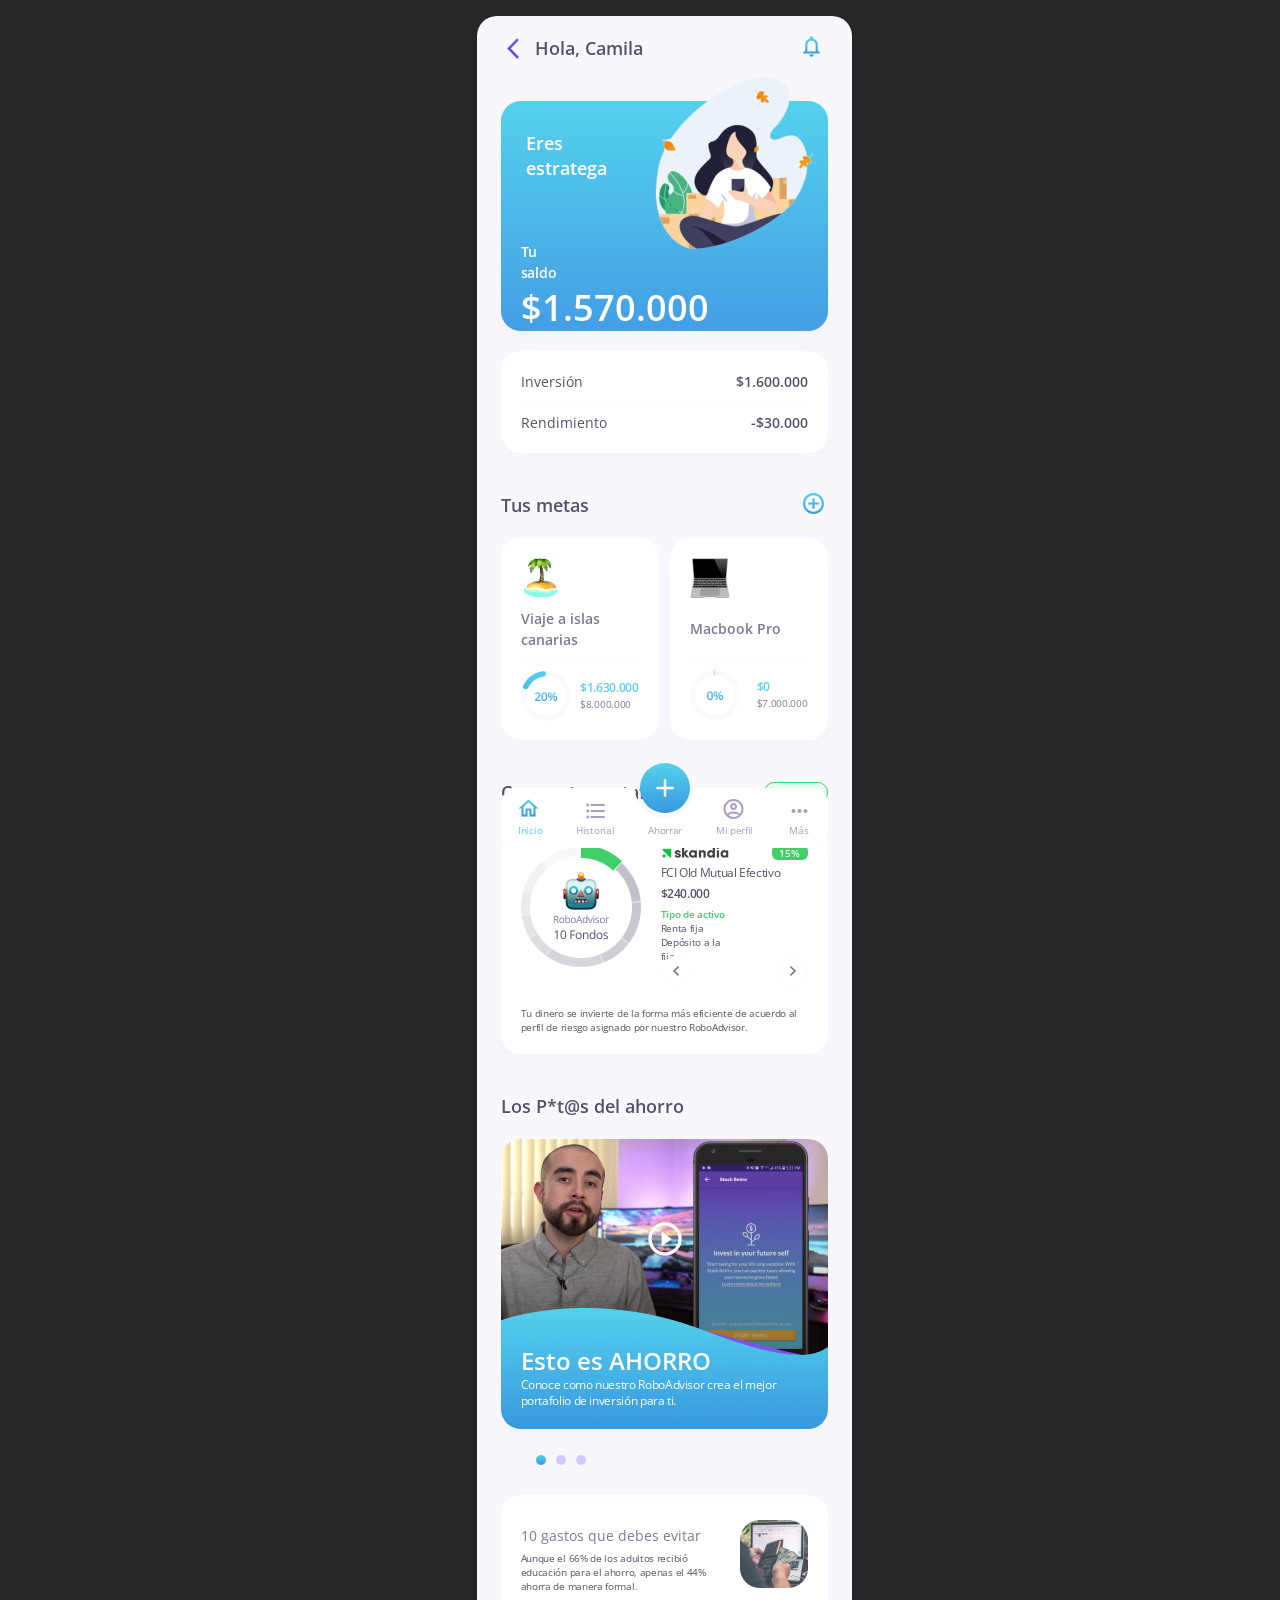
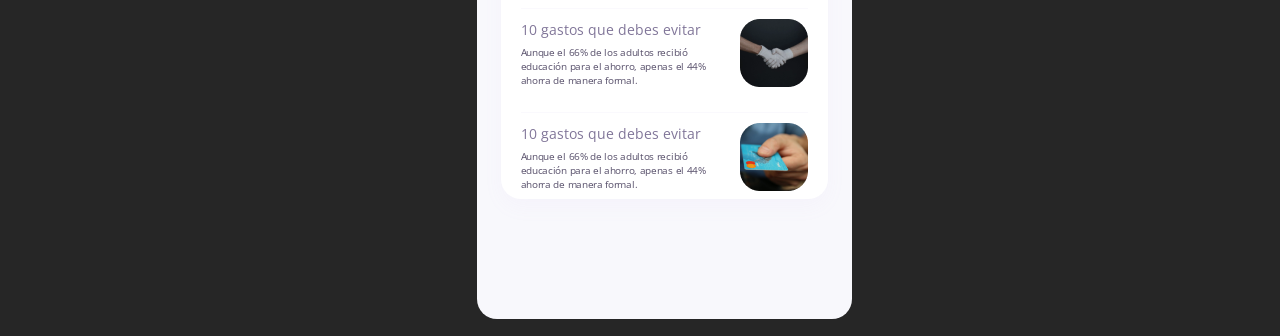
<file: index.html>
<!-- Carlos Andrés Aguirre Cañas 
  Repositorio de este proyecto:
  https://github.com/caaguirre194/Ahorro
  Portafolio:
  http://www.carlosaguirre.tech/
-->

<!DOCTYPE html>
<html lang="en">

<head>
  <meta charset="UTF-8" />
  <meta name="viewport" content="width=device-width, initial-scale=1.0" />
  <link href="https://fonts.googleapis.com/css2?family=Open+Sans&display=swap" rel="stylesheet" />
  <link rel="stylesheet" href="./css/normalize.css" />
  <link rel="stylesheet" href="./css/theme.css" />
  <link rel="stylesheet" href="./css/style.css" />
  <title>Ahorro</title>
</head>

<body class="d-flex flex-space-between ml-auto align-items-center">
  <div id="container" class="d-flex flex-column w-100">

    <!-- title -->

    <div id="header-home" class="w-100 d-flex flex-row align-items-center">
      <button id="btn-back" class="btn back-icon"></button>
      <label id="txt-header" class="subtitle2 color75"> Hola, Camila </label>
      <button id="btn-notification" class="btn notification-icon ml-auto"></button>
    </div>

    <!-- invest card -->

    <div id="invest_card">
      <div id="content_card" class="card">
        <label id="card-title" class="subtitle2 color-white align-items-center">Eres estratega</label>
        <label id="card-subtitle" class="d-flex normal2 color-white">Tu saldo</label>
        <label id="card-value" class="color-white">$1.570.000</label>
      </div>
    </div>

    <!-- invest summary -->

    <div id="invest-summary" class="card white d-flex flex-column flex-space-between">
      <div class="w-100 d-flex flex-row flex-space-between">
        <label class="normal1 color75">Inversión</label>
        <label class="normal2 color75 align-right">$1.600.000</label>
      </div>
      <div class="divider"></div>
      <div class="w-100 d-flex flex-row flex-space-between">
        <label class="normal1 color75">Rendimiento</label>
        <label class="normal2 color75 align-right">-$30.000</label>
      </div>
    </div>

    <!-- goals -->

    <div class="w-100 d-flex flex-row section align-items-center">
      <label class="subtitle2 color75" id="goals-title">Tus metas</label>
      <button id="btn-add-goal" class="btn add-circle-outline-icon ml-auto"></button>
    </div>

    <div class="d-flex flex-row flex-space-between w-100">
      <div class="goal-view d-flex flex-column card white">
        <img src="./images/goal_view/IMG-1.png" alt="" class="goal-img" />
        <label class="goal-description d-flex normal2 color50 align-items-center">Viaje a islas canarias</label>
        <div class="divider"></div>
        <div class="goal-data d-flex flex-row flex-space-between">
          <div id="goals-donut1"></div>
          <div class="goal-values">
            <label class="goal-value1 caption2 color-blue">$1.630.000</label>
            <label class="goal-value2 menu1 color50">$8.000.000</label>
          </div>
        </div>
      </div>
      <div class="goal-view d-flex flex-column card white">
        <img src="./images/goal_view/IMG.png" alt="" class="goal-img" />
        <label class="goal-description d-flex normal2 color50 align-items-center">Macbook Pro</label>
        <div class="divider"></div>
        <div class="goal-data d-flex flex-row flex-space-between">
          <div id="goals-donut2"></div>
          <div class="goal-values">
            <label class="goal-value1 caption2 color-blue">$0</label>
            <label class="goal-value2 menu1 color50">$7.000.000</label>
          </div>
        </div>
      </div>
    </div>

    <!-- portfolio -->

    <div class="w-100 d-flex flex-row section align-items-center">
      <label class="subtitle2 color75" id="portfolio-title">Conoce tu portafolio</label>
      <button id="btn-delivery" class="btn-success color-success menu2 ml-auto">Estratega</button>
    </div>

    <div id="portfolio-view" class="card white d-flex flex-column flex-space-between">
      <div class="d-flex flex-row flex-space-between">
        <div id="portfolio-donut"></div>
        <div class="d-flex flex-column flex-space-between">
          <div id="portfolio-data" class="d-flex flex-column flex-space-between">
            <div class="d-flex flex-row flex-space-between">
              <img src="./images/portfolio_view/logo.png" alt="" id="" />
              <span id="portfolio-badge" class="menu2 color-white success d-flex flex-row">15%</span>
            </div>
            <label id="txt-data-1" class="caption1 color75">FCI Old Mutual Efectivo</label>
            <label id="txt-data-2" class="caption2 color75">$240.000</label>
            <label id="txt-data-3" class="menu2 color-success">Tipo de activo</label>
            <label id="txt-data-4" class="menu1 color75">Renta fija Depósito a la fija</label>
          </div>
          <div id="portfolio-nav" class="d-flex flex-row flex-space-between">
            <button class="btn-portfolio-nav btn chevron-left-icon"></button>
            <button class="btn-portfolio-nav btn chevron-right-icon"></button>
          </div>
        </div>
      </div>
      <p id="portfolio-description" class="menu1 color75 m-0">
        Tu dinero se invierte de la forma más eficiente de acuerdo al perfil
        de riesgo asignado por nuestro RoboAdvisor.
      </p>
    </div>

    <!-- media -->

    <label class="subtitle2 color75 section" id="media-title">Los P*t@s del ahorro</label>
    <div id="media" class="d-flex card white">
      <p id="media-description" class="color-white caption1 m-0">
        Conoce como nuestro RoboAdvisor crea el mejor portafolio de inversión
        para ti.
      </p>
      <label id="media-title-video" class="title2 color-white">Esto es AHORRO</label>
    </div>
    <img src="./images/media/Counter.svg" alt="" id="media-counter" />

    <!-- blog -->

    <div id="blog" class="card white d-flex flex-column">
      <div class="blog-item d-flex flex-row flex-space-between align-items-center">
        <div class="blog-description m-0">
          <label class="normal1 color50">10 gastos que debes evitar</label>
          <p class="menu1 color75 m-0">
            Aunque el 66% de los adultos recibió educación para el ahorro, apenas el 44% ahorra de manera formal.
          </p>
        </div>
        <img src="./images/blog/home/blog/IMG-2.png" class="img-blog" alt="...">
      </div>
      <div class="divider"></div>
      <div class="blog-item d-flex flex-row flex-space-between align-items-center">
        <div class="blog-description">
          <label class="normal1 color50">10 gastos que debes evitar</label>
          <p class="menu1 color75">
            Aunque el 66% de los adultos recibió educación para el ahorro, apenas el 44% ahorra de manera formal.
          </p>
        </div>
        <img src="./images/blog/home/blog/IMG-1.png" class="img-blog" alt="...">
      </div>
      <div class="divider"></div>
      <div class="blog-item d-flex flex-row flex-space-between align-items-center">
        <div class="blog-description">
          <label class="normal1 color50">10 gastos que debes evitar</label>
          <p class="menu1 color75">
            Aunque el 66% de los adultos recibió educación para el ahorro, apenas el 44% ahorra de manera formal.
          </p>
        </div>
        <img src="./images/blog/home/blog/IMG.png" class="img-blog" alt="...">
      </div>
      </img>
    </div>

    <!-- menu -->

    <div id="menu" class="d-flex flex-row w-100">

      <div id="menu-container" class="w-100 d-flex align-items-center">
        <div id="menu-options" class="d-flex flex-row flex-space-between w-100 align-items-center">
          <div class="menu-option d-flex flex-column align-items-center">
            <button class="btn home-icon menu-icon"></button>
            <label class="menu1 color-blue">Inicio</label>
          </div>
          <div class="menu-option d-flex flex-column align-items-center">
            <button class="btn list-bulleted-icon menu-icon"></button>
            <label class="menu1 color25">Historial</label>
          </div>
          <div class="menu-option d-flex flex-column align-items-center mt-auto">
            <button id="menu-add" class="btn add-icon"></button>
            <label class="menu1 color25">Ahorrar</label>
          </div>
          <div class="menu-option d-flex flex-column align-items-center">
            <button class="btn account-circle-icon menu-icon"></button>
            <label class="menu1 color25">Mi perfil</label>
          </div>
          <div class="menu-option d-flex flex-column align-items-center">
            <button class="btn more-horiz-icon menu-icon"></button>
            <label class="menu1 color25">Más</label>
          </div>
        </div>
      </div>
    </div>

</body>

</html>
</file>
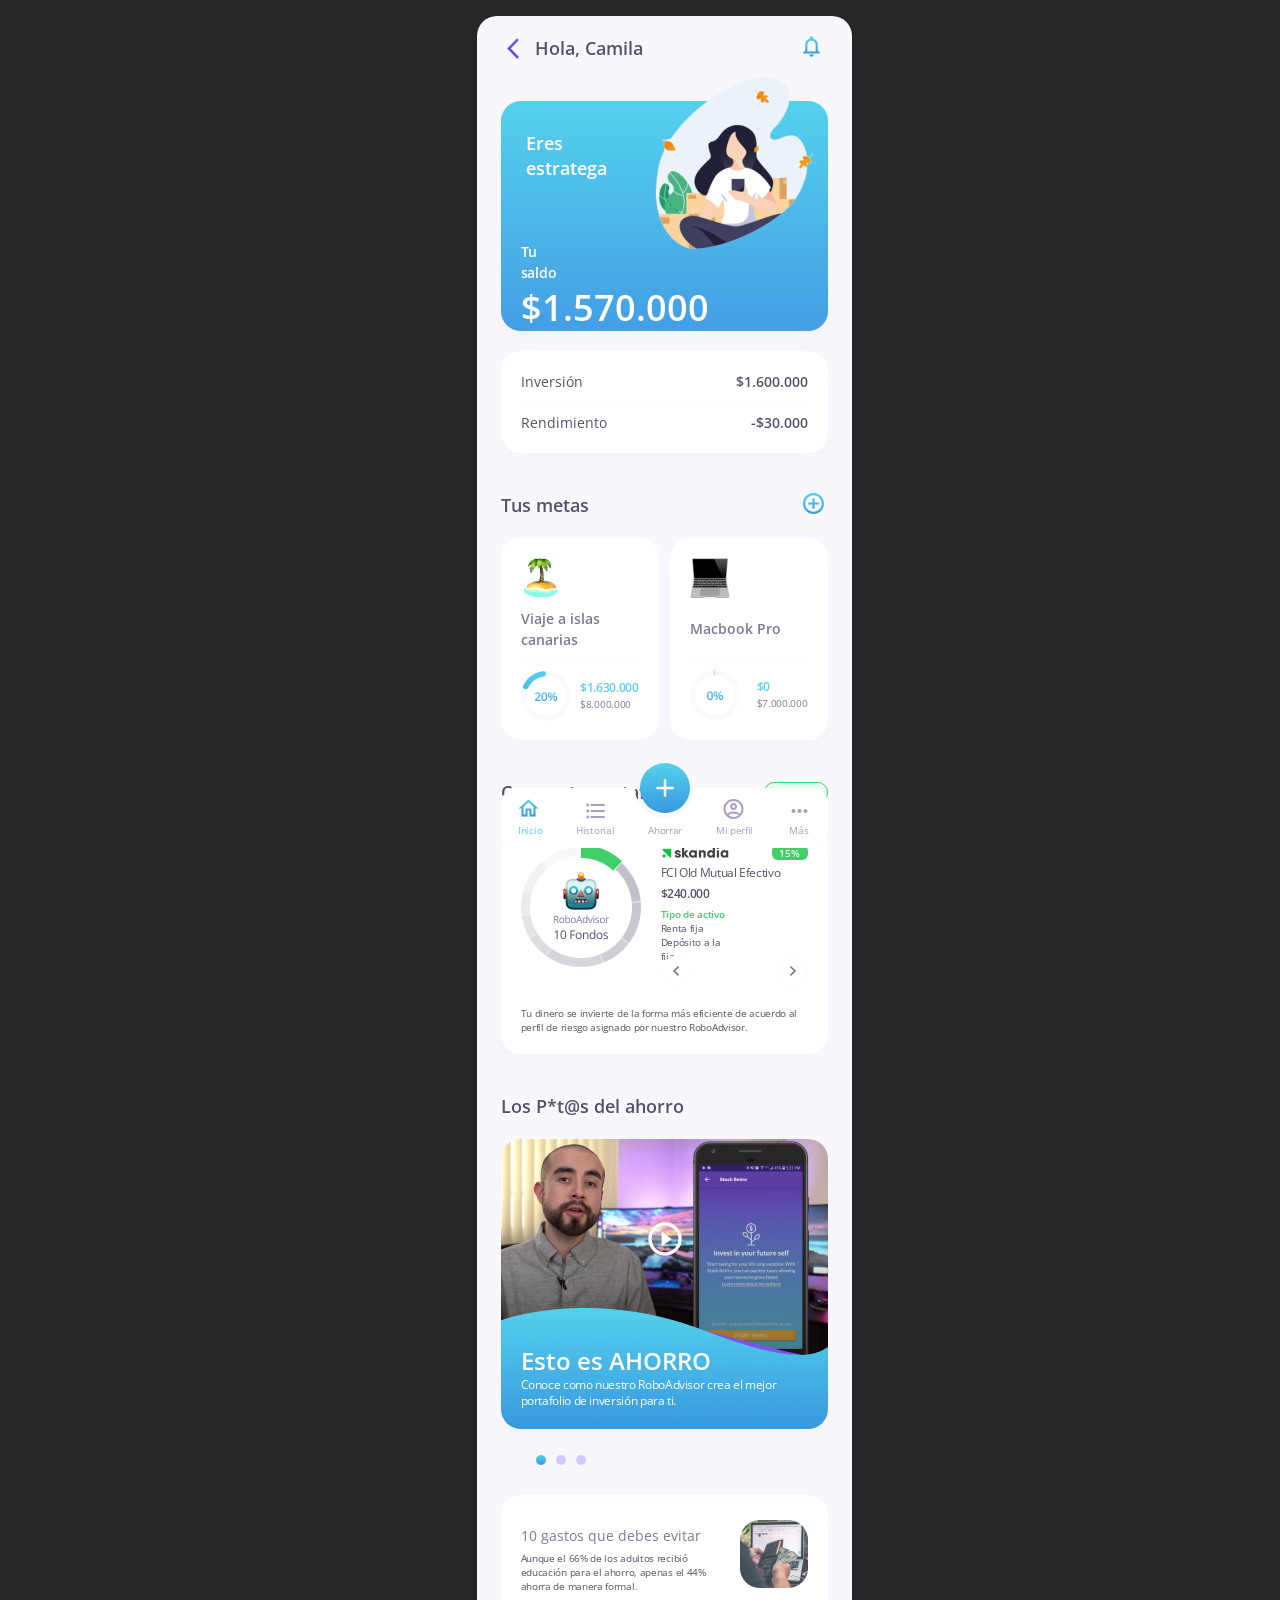
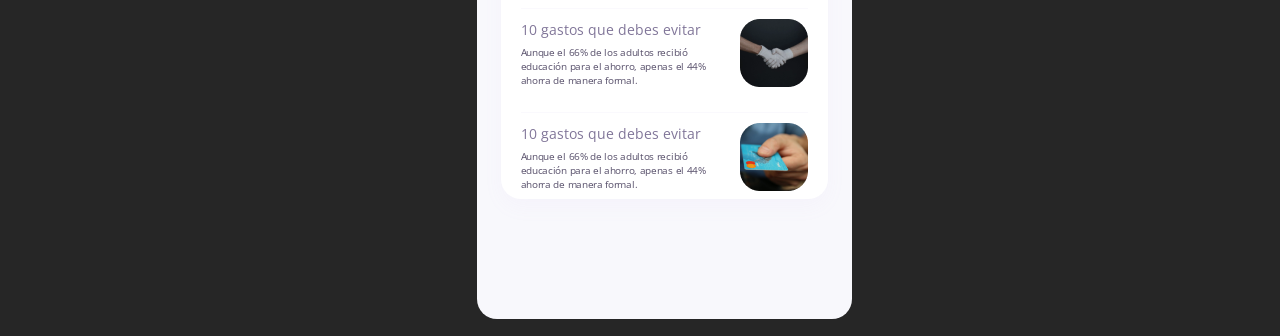
<file: Ahorro/index.html>
<!DOCTYPE html>
<html lang="en">

<head>
  <meta charset="UTF-8" />
  <meta name="viewport" content="width=device-width, initial-scale=1.0" />
  <link href="https://fonts.googleapis.com/css2?family=Open+Sans&display=swap" rel="stylesheet" />
  <link rel="stylesheet" href="./css/normalize.css" />
  <link rel="stylesheet" href="./css/theme.css" />
  <link rel="stylesheet" href="./css/style.css" />
  <title>Ahorro</title>
</head>

<body class="d-flex flex-space-between ml-auto align-items-center">
  <div id="container" class="d-flex flex-column w-100">

    <!-- title -->

    <div id="header-home" class="w-100 d-flex flex-row align-items-center">
      <button id="btn-back" class="btn back-icon"></button>
      <label id="txt-header" class="subtitle2 color75"> Hola, Camila </label>
      <button id="btn-notification" class="btn notification-icon ml-auto"></button>
    </div>

    <!-- invest card -->

    <div id="invest_card">
      <div id="content_card" class="card">
        <label id="card-title" class="subtitle2 color-white align-items-center">Eres estratega</label>
        <label id="card-subtitle" class="d-flex normal2 color-white">Tu saldo</label>
        <label id="card-value" class="color-white">$1.570.000</label>
      </div>
    </div>

    <!-- invest summary -->

    <div id="invest-summary" class="card white d-flex flex-column flex-space-between">
      <div class="w-100 d-flex flex-row flex-space-between">
        <label class="normal1 color75">Inversión</label>
        <label class="normal2 color75 align-right">$1.600.000</label>
      </div>
      <div class="divider"></div>
      <div class="w-100 d-flex flex-row flex-space-between">
        <label class="normal1 color75">Rendimiento</label>
        <label class="normal2 color75 align-right">-$30.000</label>
      </div>
    </div>

    <!-- goals -->

    <div class="w-100 d-flex flex-row section align-items-center">
      <label class="subtitle2 color75" id="goals-title">Tus metas</label>
      <button id="btn-add-goal" class="btn add-circle-outline-icon ml-auto"></button>
    </div>

    <div class="d-flex flex-row flex-space-between w-100">
      <div class="goal-view d-flex flex-column card white">
        <img src="./images/goal_view/IMG-1.png" alt="" class="goal-img" />
        <label class="goal-description d-flex normal2 color50 align-items-center">Viaje a islas canarias</label>
        <div class="divider"></div>
        <div class="goal-data d-flex flex-row flex-space-between">
          <div id="goals-donut1"></div>
          <div class="goal-values">
            <label class="goal-value1 caption2 color-blue">$1.630.000</label>
            <label class="goal-value2 menu1 color50">$8.000.000</label>
          </div>
        </div>
      </div>
      <div class="goal-view d-flex flex-column card white">
        <img src="./images/goal_view/IMG.png" alt="" class="goal-img" />
        <label class="goal-description d-flex normal2 color50 align-items-center">Macbook Pro</label>
        <div class="divider"></div>
        <div class="goal-data d-flex flex-row flex-space-between">
          <div id="goals-donut2"></div>
          <div class="goal-values">
            <label class="goal-value1 caption2 color-blue">$0</label>
            <label class="goal-value2 menu1 color50">$7.000.000</label>
          </div>
        </div>
      </div>
    </div>

    <!-- portfolio -->

    <div class="w-100 d-flex flex-row section align-items-center">
      <label class="subtitle2 color75" id="portfolio-title">Conoce tu portafolio</label>
      <button id="btn-delivery" class="btn-success color-success menu2 ml-auto">Estratega</button>
    </div>

    <div id="portfolio-view" class="card white d-flex flex-column flex-space-between">
      <div class="d-flex flex-row flex-space-between">
        <div id="portfolio-donut"></div>
        <div class="d-flex flex-column flex-space-between">
          <div id="portfolio-data" class="d-flex flex-column flex-space-between">
            <div class="d-flex flex-row flex-space-between">
              <img src="./images/portfolio_view/logo.png" alt="" id="" />
              <span id="portfolio-badge" class="menu2 color-white success d-flex flex-row">15%</span>
            </div>
            <label id="txt-data-1" class="caption1 color75">FCI Old Mutual Efectivo</label>
            <label id="txt-data-2" class="caption2 color75">$240.000</label>
            <label id="txt-data-3" class="menu2 color-success">Tipo de activo</label>
            <label id="txt-data-4" class="menu1 color75">Renta fija Depósito a la fija</label>
          </div>
          <div id="portfolio-nav" class="d-flex flex-row flex-space-between">
            <button class="btn-portfolio-nav btn chevron-left-icon"></button>
            <button class="btn-portfolio-nav btn chevron-right-icon"></button>
          </div>
        </div>
      </div>
      <p id="portfolio-description" class="menu1 color75 m-0">
        Tu dinero se invierte de la forma más eficiente de acuerdo al perfil
        de riesgo asignado por nuestro RoboAdvisor.
      </p>
    </div>

    <!-- media -->

    <label class="subtitle2 color75 section" id="media-title">Los P*t@s del ahorro</label>
    <div id="media" class="d-flex card white">
      <p id="media-description" class="color-white caption1 m-0">
        Conoce como nuestro RoboAdvisor crea el mejor portafolio de inversión
        para ti.
      </p>
      <label id="media-title-video" class="title2 color-white">Esto es AHORRO</label>
    </div>
    <img src="./images/media/Counter.svg" alt="" id="media-counter" />

    <!-- blog -->

    <div id="blog" class="card white d-flex flex-column">
      <div class="blog-item d-flex flex-row flex-space-between align-items-center">
        <div class="blog-description m-0">
          <label class="normal1 color50">10 gastos que debes evitar</label>
          <p class="menu1 color75 m-0">
            Aunque el 66% de los adultos recibió educación para el ahorro, apenas el 44% ahorra de manera formal.
          </p>
        </div>
        <img src="./images/blog/home/blog/IMG-2.png" class="img-blog" alt="...">
      </div>
      <div class="divider"></div>
      <div class="blog-item d-flex flex-row flex-space-between align-items-center">
        <div class="blog-description">
          <label class="normal1 color50">10 gastos que debes evitar</label>
          <p class="menu1 color75">
            Aunque el 66% de los adultos recibió educación para el ahorro, apenas el 44% ahorra de manera formal.
          </p>
        </div>
        <img src="./images/blog/home/blog/IMG-1.png" class="img-blog" alt="...">
      </div>
      <div class="divider"></div>
      <div class="blog-item d-flex flex-row flex-space-between align-items-center">
        <div class="blog-description">
          <label class="normal1 color50">10 gastos que debes evitar</label>
          <p class="menu1 color75">
            Aunque el 66% de los adultos recibió educación para el ahorro, apenas el 44% ahorra de manera formal.
          </p>
        </div>
        <img src="./images/blog/home/blog/IMG.png" class="img-blog" alt="...">
      </div>
      </img>
    </div>

    <!-- menu -->

    <div id="menu" class="d-flex flex-row w-100">

      <div id="menu-container" class="w-100 d-flex align-items-center">
        <div id="menu-options" class="d-flex flex-row flex-space-between w-100 align-items-center">
          <div class="menu-option d-flex flex-column align-items-center">
            <button class="btn home-icon menu-icon"></button>
            <label class="menu1 color-blue">Inicio</label>
          </div>
          <div class="menu-option d-flex flex-column align-items-center">
            <button class="btn list-bulleted-icon menu-icon"></button>
            <label class="menu1 color25">Historial</label>
          </div>
          <div class="menu-option d-flex flex-column align-items-center mt-auto">
            <button id="menu-add" class="btn add-icon"></button>
            <label class="menu1 color25">Ahorrar</label>
          </div>
          <div class="menu-option d-flex flex-column align-items-center">
            <button class="btn account-circle-icon menu-icon"></button>
            <label class="menu1 color25">Mi perfil</label>
          </div>
          <div class="menu-option d-flex flex-column align-items-center">
            <button class="btn more-horiz-icon menu-icon"></button>
            <label class="menu1 color25">Más</label>
          </div>
        </div>
      </div>
    </div>

</body>

</html>
</file>
<file: css/theme.css>
/*! Carlos Andrés Aguirre Cañas https://github.com/caaguirre194 */

/* theme
   ========================================================================== */

.title2 {
  font-weight: 600;
  font-size: 24px;
  line-height: 33px;
  display: flex;
  align-items: center;
}

.caption1 {
  font-weight: normal;
  font-size: 12px;
  line-height: 16px;
  display: flex;
  align-items: center;
  letter-spacing: -0.03em;
}

.caption2 {
  font-weight: 600;
  font-size: 12px;
  line-height: 16px;
  letter-spacing: -0.03em;
}

.menu1 {
  font-weight: normal;
  font-size: 10px;
  line-height: 14px;
  display: flex;
  align-items: center;
  letter-spacing: -0.03em;
}

.menu2 {
  font-weight: 600;
  font-size: 10px;
  line-height: 14px;
  display: flex;
  align-items: center;
  text-align: center;
  letter-spacing: -0.03em;
}

.subtitle2 {
  font-weight: 600;
  font-size: 18px;
  line-height: 25px;
  display: flex;
  align-items: center;
}

.align-right {
  text-align: right;
}

.normal1 {
  font-weight: normal;
  font-size: 14px;
  line-height: 21px;
}

.normal2 {
  font-weight: 600;
  font-size: 14px;
  line-height: 21px;
}

.section {
  margin-top: 40px;
  margin-bottom: 20px;
}

.card {
  box-shadow: 0px 8px 20px rgba(197, 166, 236, 0.05);
  border-radius: 20px;
}

.divider {
  position: static;
  width: 100%;
  border-top: 1px solid #faf9fd;
}

/* buttons
   ========================================================================== */

.btn {
  border: none;
  background-color: rgba(255, 0, 0, 0);
  cursor: pointer;
  outline: none;
  padding: 0;
}

.btn-success {
  background: #e4ffee;
  border: 0.5px solid #41cf69;
  box-sizing: border-box;
  border-radius: 10px;
  cursor: pointer;
  outline: none;
}

.btn:hover,
.btn-success:hover {
  -webkit-transform: scale(1.25);
  -moz-transform: scale(1.25);
  -ms-transform: scale(1.25);
  -o-transform: scale(1.25);
  transform: scale(1.25);
}

/* icons
   ========================================================================== */

.notification-icon {
  background-image: url(../images/icon/social/notifications_24px.svg);
  background-repeat: no-repeat;
}

.play-icon {
  background-image: url(../images/icon/action/play_circle_outline_24px.svg);
  background-repeat: no-repeat;
}

.back-icon {
  background-image: url(../images/icon/navigation/arrow_back_ios_24px.svg);
  background-repeat: no-repeat;
}

.add-circle-outline-icon {
  background-image: url(../images/icon/content/add_circle_outline_24px.svg);
  background-repeat: no-repeat;
}

.delivery-icon {
  background-image: url(../images/icon/content/add_circle_outline_24px.svg);
  background-repeat: no-repeat;
}

.chevron-left-icon {
  background-image: url(../images/portfolio_view/icon/navigation/chevron_left_24px.svg);
  background-repeat: no-repeat;
}

.chevron-right-icon {
  background-image: url(../images/portfolio_view/icon/navigation/chevron_right_24px.svg);
  background-repeat: no-repeat;
}

.home-icon {
  background-image: url(../images/icon/action/home_24px.svg);
  background-repeat: no-repeat;
}

.list-bulleted-icon {
  background-image: url(../images/icon/action/format_list_bulleted_24px.svg);
  background-repeat: no-repeat;
}

.account-circle-icon {
  background-image: url(../images/icon/action/account_circle_24px.svg);
  background-repeat: no-repeat;
}

.more-horiz-icon {
  background-image: url(../images/icon/action/more_horiz_24px.svg);
  background-repeat: no-repeat;
}

.add-icon {
  background-image: url(../images/icon/action/invest.svg);
  background-repeat: no-repeat;
}

/* colors
   ========================================================================== */

.color25 {
  color: #a99dc6;
}

.color50 {
  color: #817699;
}

.color75 {
  color: #58506b;
}

.color-white {
  color: #ffffff;
}

.color-blue {
  color: #54d1ed;
}

.color-success {
  color: #41cf69;
}

.white {
  background: #ffffff;
}

.success {
  background: #41cf69;
}
</file>
<file: css/style.css>
/*! Carlos Andrés Aguirre Cañas https://github.com/caaguirre194 */

* {
  font-family: "Open Sans";
  font-style: normal;
}

body {
  background-color: #262626;
  font-family: "Open Sans Condensed";
  font-size: 22px;
  width: 327px;
  margin-right: auto;
}

#container {
  background-color: #f8f8fc;
  height: 100%;
  align-items: flex-start;
  margin-top: 5%;
  margin-bottom: 5%;
  border-radius: 20px;
  padding: 10px 24px 20px 24px;
}

/* layout
   ========================================================================== */

.d-flex {
  display: flex;
}

.flex-row {
  flex-direction: row;
}

.flex-column {
  flex-direction: column;
}

.flex-space-between {
  justify-content: space-between;
}

.w-100 {
  width: 100%;
}

.m-0 {
  margin: 0;
}

.ml-auto {
  margin-left: auto;
}

.mt-auto {
  margin-top: auto;
}

.align-items-center {
  align-items: center;
}

/* header
   ========================================================================== */

#header-home {
  margin: 10px 0px;
}

#txt-header {
  width: 268px;
  margin-left: 10px;
}

#btn-notification {
  width: 25px;
  height: 25px;
}

#btn-back {
  width: 25px;
  height: 25px;
}

/* invest card
   ========================================================================== */

#invest_card {
  width: 327px;
  height: 260px;
  background-image: url(../images/invest_card/img3.png);
  background-repeat: no-repeat;
}

#content_card {
  margin-top: 30px;
  height: calc(100% - 80px);
  padding: 30px 10px 20px 20px;
}

#card-title {
  width: 112px;
  margin-left: 5px;
}

#card-subtitle {
  width: 56px;
  margin-top: 60px;
  letter-spacing: -0.01em;
}

#card-value {
  font-weight: 600;
  font-size: 36px;
  line-height: 49px;
}

/* invest summary
   ========================================================================== */

#invest-summary {
  padding: 20px;
  width: 287px;
  height: 62px;
  margin-top: 20px;
}

/* goals
   ========================================================================== */

#goals-title {
  width: 271px;
  height: 25px;
}

#btn-add-goal {
  width: 25px;
  height: 25px;
}

.goal-view {
  padding: 20px;
  width: 118px;
  height: 162px;
}

.goal-img {
  width: 40px;
  height: 40px;
}

.goal-description {
  margin-top: 10px;
  margin-bottom: 10px;
  height: 42px;
}

.goal-data {
  width: 118px;
  height: 50px;
  margin-top: 10px;
}

#goals-donut1 {
  width: 50px;
  height: 50px;
  background-image: url(../images/goal_view/donut1.png);
  background-repeat: no-repeat;
}

#goals-donut2 {
  width: 50px;
  height: 50px;
  background-image: url(../images/goal_view/donut2.png);
  background-repeat: no-repeat;
}

/* portfolio
   ========================================================================== */

#portfolio-title {
  width: 271px;
  height: 25px;
}

#btn-delivery {
  padding: 3px 10px;
  width: 64px;
  height: 21px;
  justify-content: center;
}

#portfolio-view {
  width: 287px;
  height: 189px;
  padding: 20px;
}

#portfolio-donut {
  width: 120px;
  height: 122px;
  background-image: url(../images/portfolio_view/donut.png);
  background-repeat: no-repeat;
}

#portfolio-data {
  width: 147px;
  height: 103px;
}

#portfolio-badge {
  width: 36px;
  height: 15px;
  border-radius: 6px;
  justify-content: center;
}

#txt-data-1 {
  margin-top: 5px;
}

#txt-data-2 {
  margin-top: 5px;
  margin-bottom: 5px;
}

#txt-data-4 {
  width: 50%;
}

#portfolio-nav {
  margin-top: 8px;
}

.btn-portfolio-nav {
  width: 30px;
  height: 30px;
}

#portfolio-description {
  width: 287px;
  height: 28px;
  margin-top: 20px;
}

/* media
   ========================================================================== */

#media-title {
  width: 271px;
}

#media {
  width: 287px;
  height: 250px;
  padding: 20px;
  background-image: url(../images/media/thumb2.png);
  background-repeat: no-repeat;
  flex-direction: column-reverse;
}

#media-title-video {
  width: 190px;
  height: 33px;
}

#media-description {
  width: 287px;
  height: 32px;
}

#media-counter {
  padding: 5px 0px;
  margin: 16px 0 20px 35px;
}

/* blog
   ========================================================================== */

#blog {
  padding: 20px;
  width: 287px;
  height: 264px;
}

.blog-item {
  margin-bottom: 15px;
}

.img-blog {
  width: 68px;
  height: 68px;
}

.blog-description {
  width: 202px;
  margin-top: 5px;
}

.blog-description > p {
  margin-top: 5px;
}

/* menu
   ========================================================================== */

#menu {
  height: 85px;
  margin-top: 15px;
  position: sticky;
  bottom: calc(8% - 20px);
  align-items: flex-end;
}

#menu-container {
  height: 60px;
  background-image: url(../images/menu/container.png);
  background-repeat: no-repeat;
  border: 0;
}

#menu-options {
  padding: 0 17px 0 17px;
}

.menu-icon {
  width: 24px;
  height: 24px;
}

.menu-option {
  justify-content: flex-end;
}

#menu-add {
  width: 50px;
  height: 50px;
  position: absolute;
  top: 0;
}
</file>
<file: Ahorro/css/theme.css>
/*! Carlos Andrés Aguirre Cañas */

/* theme
   ========================================================================== */

.title2 {
  font-weight: 600;
  font-size: 24px;
  line-height: 33px;
  display: flex;
  align-items: center;
}

.caption1 {
  font-weight: normal;
  font-size: 12px;
  line-height: 16px;
  display: flex;
  align-items: center;
  letter-spacing: -0.03em;
}

.caption2 {
  font-weight: 600;
  font-size: 12px;
  line-height: 16px;
  letter-spacing: -0.03em;
}

.menu1 {
  font-weight: normal;
  font-size: 10px;
  line-height: 14px;
  display: flex;
  align-items: center;
  letter-spacing: -0.03em;
}

.menu2 {
  font-weight: 600;
  font-size: 10px;
  line-height: 14px;
  display: flex;
  align-items: center;
  text-align: center;
  letter-spacing: -0.03em;
}

.subtitle2 {
  font-weight: 600;
  font-size: 18px;
  line-height: 25px;
  display: flex;
  align-items: center;
}

.align-right {
  text-align: right;
}

.normal1 {
  font-weight: normal;
  font-size: 14px;
  line-height: 21px;
}

.normal2 {
  font-weight: 600;
  font-size: 14px;
  line-height: 21px;
}

.section {
  margin-top: 40px;
  margin-bottom: 20px;
}

.card {
  box-shadow: 0px 8px 20px rgba(197, 166, 236, 0.05);
  border-radius: 20px;
}

.divider {
  position: static;
  width: 100%;
  border-top: 1px solid #faf9fd;
}

/* buttons
   ========================================================================== */

.btn {
  border: none;
  background-color: rgba(255, 0, 0, 0);
  cursor: pointer;
  outline: none;
  padding: 0;
}

.btn-success {
  background: #e4ffee;
  border: 0.5px solid #41cf69;
  box-sizing: border-box;
  border-radius: 10px;
  cursor: pointer;
  outline: none;
}

.btn:hover,
.btn-success:hover {
  -webkit-transform: scale(1.25);
  -moz-transform: scale(1.25);
  -ms-transform: scale(1.25);
  -o-transform: scale(1.25);
  transform: scale(1.25);
}

/* icons
   ========================================================================== */

.notification-icon {
  background-image: url(../images/icon/social/notifications_24px.svg);
  background-repeat: no-repeat;
}

.play-icon {
  background-image: url(../images/icon/action/play_circle_outline_24px.svg);
  background-repeat: no-repeat;
}

.back-icon {
  background-image: url(../images/icon/navigation/arrow_back_ios_24px.svg);
  background-repeat: no-repeat;
}

.add-circle-outline-icon {
  background-image: url(../images/icon/content/add_circle_outline_24px.svg);
  background-repeat: no-repeat;
}

.delivery-icon {
  background-image: url(../images/icon/content/add_circle_outline_24px.svg);
  background-repeat: no-repeat;
}

.chevron-left-icon {
  background-image: url(../images/portfolio_view/icon/navigation/chevron_left_24px.svg);
  background-repeat: no-repeat;
}

.chevron-right-icon {
  background-image: url(../images/portfolio_view/icon/navigation/chevron_right_24px.svg);
  background-repeat: no-repeat;
}

.home-icon {
  background-image: url(../images/icon/action/home_24px.svg);
  background-repeat: no-repeat;
}

.list-bulleted-icon {
  background-image: url(../images/icon/action/format_list_bulleted_24px.svg);
  background-repeat: no-repeat;
}

.account-circle-icon {
  background-image: url(../images/icon/action/account_circle_24px.svg);
  background-repeat: no-repeat;
}

.more-horiz-icon {
  background-image: url(../images/icon/action/more_horiz_24px.svg);
  background-repeat: no-repeat;
}

.add-icon {
  background-image: url(../images/icon/action/invest.svg);
  background-repeat: no-repeat;
}

/* colors
   ========================================================================== */

.color25 {
  color: #a99dc6;
}

.color50 {
  color: #817699;
}

.color75 {
  color: #58506b;
}

.color-white {
  color: #ffffff;
}

.color-blue {
  color: #54d1ed;
}

.color-success {
  color: #41cf69;
}

.white {
  background: #ffffff;
}

.success {
  background: #41cf69;
}
</file>
<file: Ahorro/css/style.css>
/*! Carlos Andrés Aguirre Cañas */

* {
  font-family: "Open Sans";
  font-style: normal;
}

body {
  background-color: #262626;
  font-family: "Open Sans Condensed";
  font-size: 22px;
  width: 327px;
  margin-right: auto;
}

#container {
  background-color: #f8f8fc;
  height: 100%;
  align-items: flex-start;
  margin-top: 5%;
  margin-bottom: 5%;
  border-radius: 20px;
  padding: 10px 24px 20px 24px;
}

/* layout
   ========================================================================== */

.d-flex {
  display: flex;
}

.flex-row {
  flex-direction: row;
}

.flex-column {
  flex-direction: column;
}

.flex-space-between {
  justify-content: space-between;
}

.w-100 {
  width: 100%;
}

.m-0 {
  margin: 0;
}

.ml-auto {
  margin-left: auto;
}

.mt-auto {
  margin-top: auto;
}

.align-items-center {
  align-items: center;
}

/* header
   ========================================================================== */

#header-home {
  margin: 10px 0px;
}

#txt-header {
  width: 268px;
  margin-left: 10px;
}

#btn-notification {
  width: 25px;
  height: 25px;
}

#btn-back {
  width: 25px;
  height: 25px;
}

/* invest card
   ========================================================================== */

#invest_card {
  width: 327px;
  height: 260px;
  background-image: url(../images/invest_card/img3.png);
  background-repeat: no-repeat;
}

#content_card {
  margin-top: 30px;
  height: calc(100% - 80px);
  padding: 30px 10px 20px 20px;
}

#card-title {
  width: 112px;
  margin-left: 5px;
}

#card-subtitle {
  width: 56px;
  margin-top: 60px;
  letter-spacing: -0.01em;
}

#card-value {
  font-weight: 600;
  font-size: 36px;
  line-height: 49px;
}

/* invest summary
   ========================================================================== */

#invest-summary {
  padding: 20px;
  width: 287px;
  height: 62px;
  margin-top: 20px;
}

/* goals
   ========================================================================== */

#goals-title {
  width: 271px;
  height: 25px;
}

#btn-add-goal {
  width: 25px;
  height: 25px;
}

.goal-view {
  padding: 20px;
  width: 118px;
  height: 162px;
}

.goal-img {
  width: 40px;
  height: 40px;
}

.goal-description {
  margin-top: 10px;
  margin-bottom: 10px;
  height: 42px;
}

.goal-data {
  width: 118px;
  height: 50px;
  margin-top: 10px;
}

#goals-donut1 {
  width: 50px;
  height: 50px;
  background-image: url(../images/goal_view/donut1.png);
  background-repeat: no-repeat;
}

#goals-donut2 {
  width: 50px;
  height: 50px;
  background-image: url(../images/goal_view/donut2.png);
  background-repeat: no-repeat;
}

/* portfolio
   ========================================================================== */

#portfolio-title {
  width: 271px;
  height: 25px;
}

#btn-delivery {
  padding: 3px 10px;
  width: 64px;
  height: 21px;
  justify-content: center;
}

#portfolio-view {
  width: 287px;
  height: 189px;
  padding: 20px;
}

#portfolio-donut {
  width: 120px;
  height: 122px;
  background-image: url(../images/portfolio_view/donut.png);
  background-repeat: no-repeat;
}

#portfolio-data {
  width: 147px;
  height: 103px;
}

#portfolio-badge {
  width: 36px;
  height: 15px;
  border-radius: 6px;
  justify-content: center;
}

#txt-data-1 {
  margin-top: 5px;
}

#txt-data-2 {
  margin-top: 5px;
  margin-bottom: 5px;
}

#txt-data-4 {
  width: 50%;
}

#portfolio-nav {
  margin-top: 8px;
}

.btn-portfolio-nav {
  width: 30px;
  height: 30px;
}

#portfolio-description {
  width: 287px;
  height: 28px;
  margin-top: 20px;
}

/* media
   ========================================================================== */

#media-title {
  width: 271px;
}

#media {
  width: 287px;
  height: 250px;
  padding: 20px;
  background-image: url(../images/media/thumb2.png);
  background-repeat: no-repeat;
  flex-direction: column-reverse;
}

#media-title-video {
  width: 190px;
  height: 33px;
}

#media-description {
  width: 287px;
  height: 32px;
}

#media-counter {
  padding: 5px 0px;
  margin: 16px 0 20px 35px;
}

/* blog
   ========================================================================== */

#blog {
  padding: 20px;
  width: 287px;
  height: 264px;
}

.blog-item {
  margin-bottom: 15px;
}

.img-blog {
  width: 68px;
  height: 68px;
}

.blog-description {
  width: 202px;
  margin-top: 5px;
}

.blog-description > p {
  margin-top: 5px;
}

/* menu
   ========================================================================== */

#menu {
  height: 85px;
  margin-top: 15px;
  position: sticky;
  bottom: calc(8% - 20px);
  align-items: flex-end;
}

#menu-container {
  height: 60px;
  background-image: url(../images/menu/container.png);
  background-repeat: no-repeat;
  border: 0;
}

#menu-options {
  padding: 0 17px 0 17px;
}

.menu-icon {
  width: 24px;
  height: 24px;
}

.menu-option {
  justify-content: flex-end;
}

#menu-add {
  width: 50px;
  height: 50px;
  position: absolute;
  top: 0;
}
</file>
